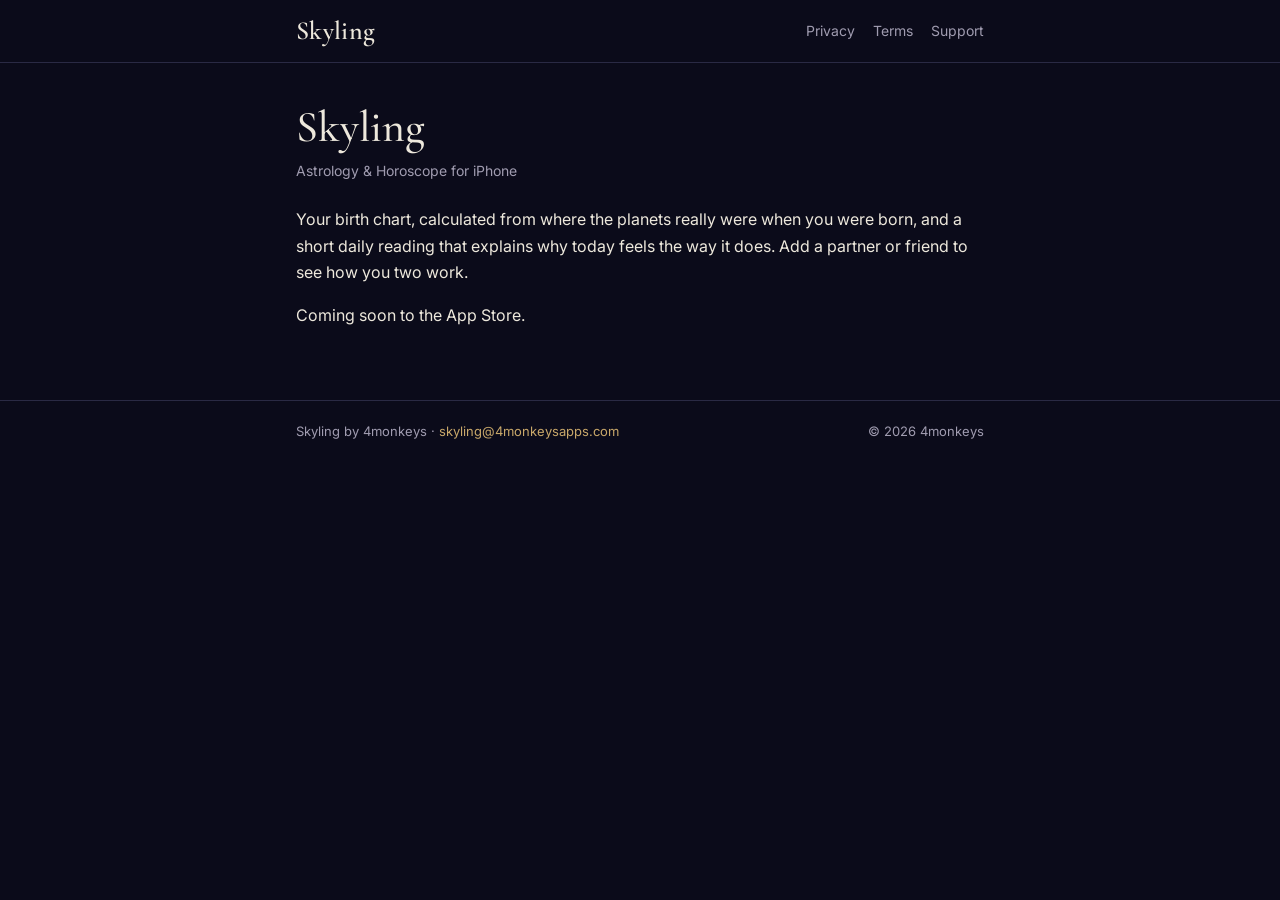
<file: index.html>
<!doctype html>
<html lang="en">
<head>
<meta charset="utf-8">
<meta name="viewport" content="width=device-width, initial-scale=1">
<title>Skyling · Astrology & Horoscope</title>
<meta name="description" content="Your birth chart and a daily reading written for you, from where the planets really are.">
<link rel="preconnect" href="https://fonts.googleapis.com">
<link rel="stylesheet" href="https://fonts.googleapis.com/css2?family=Cormorant+Garamond:wght@500;600&family=Inter:wght@400;600&display=swap">
<link rel="stylesheet" href="style.css">
</head>
<body>
<header><div class="wrap">
  <a class="brand" href="./">Skyling</a>
  <nav><a href="privacy">Privacy</a><a href="terms">Terms</a><a href="support">Support</a></nav>
</div></header>

<main><div class="wrap">
<h1>Skyling</h1>
<p class="meta">Astrology &amp; Horoscope for iPhone</p>
<p>Your birth chart, calculated from where the planets really were when you were born, and a short daily reading that explains why today feels the way it does. Add a partner or friend to see how you two work.</p>
<p>Coming soon to the App Store.</p>
</div></main>

<footer><div class="wrap">
  <span>Skyling by 4monkeys · <a href="mailto:skyling@4monkeysapps.com">skyling@4monkeysapps.com</a></span>
  <span>© 2026 4monkeys</span>
</div></footer>
</body>
</html>
</file>
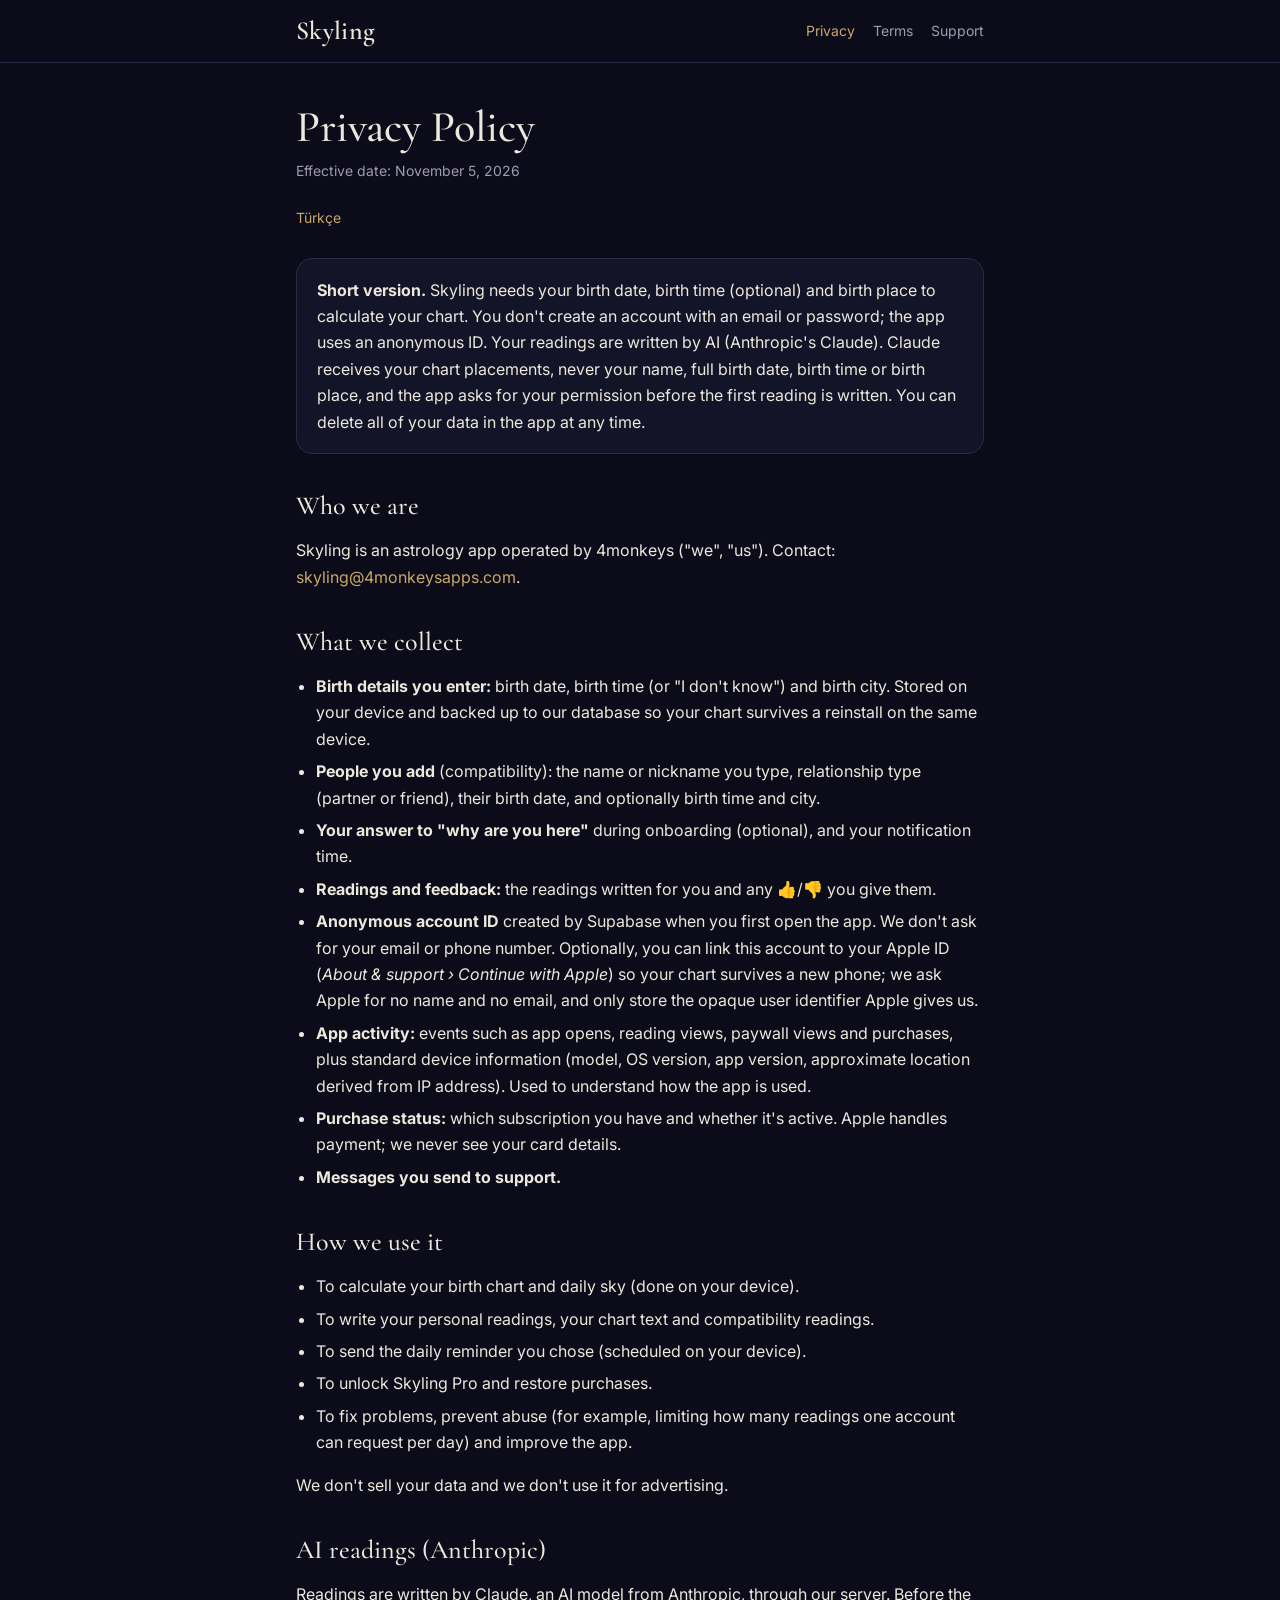
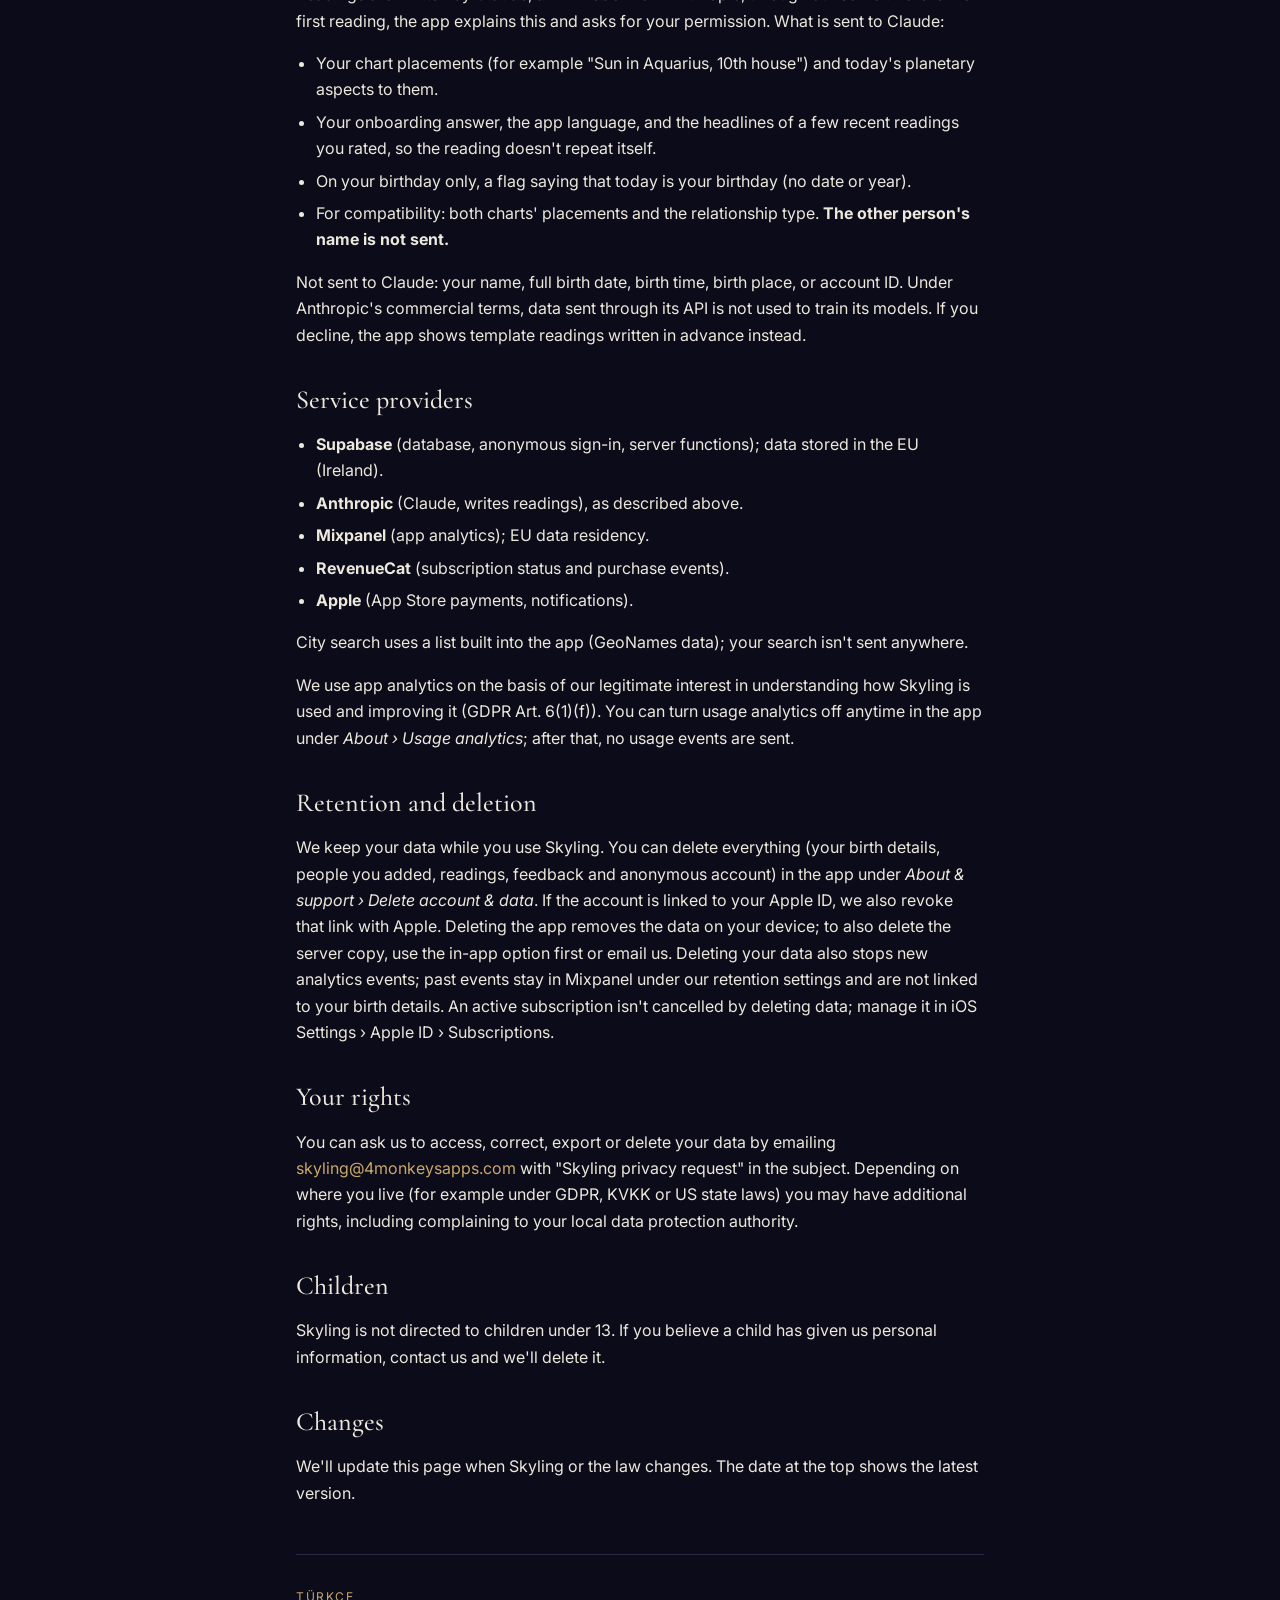
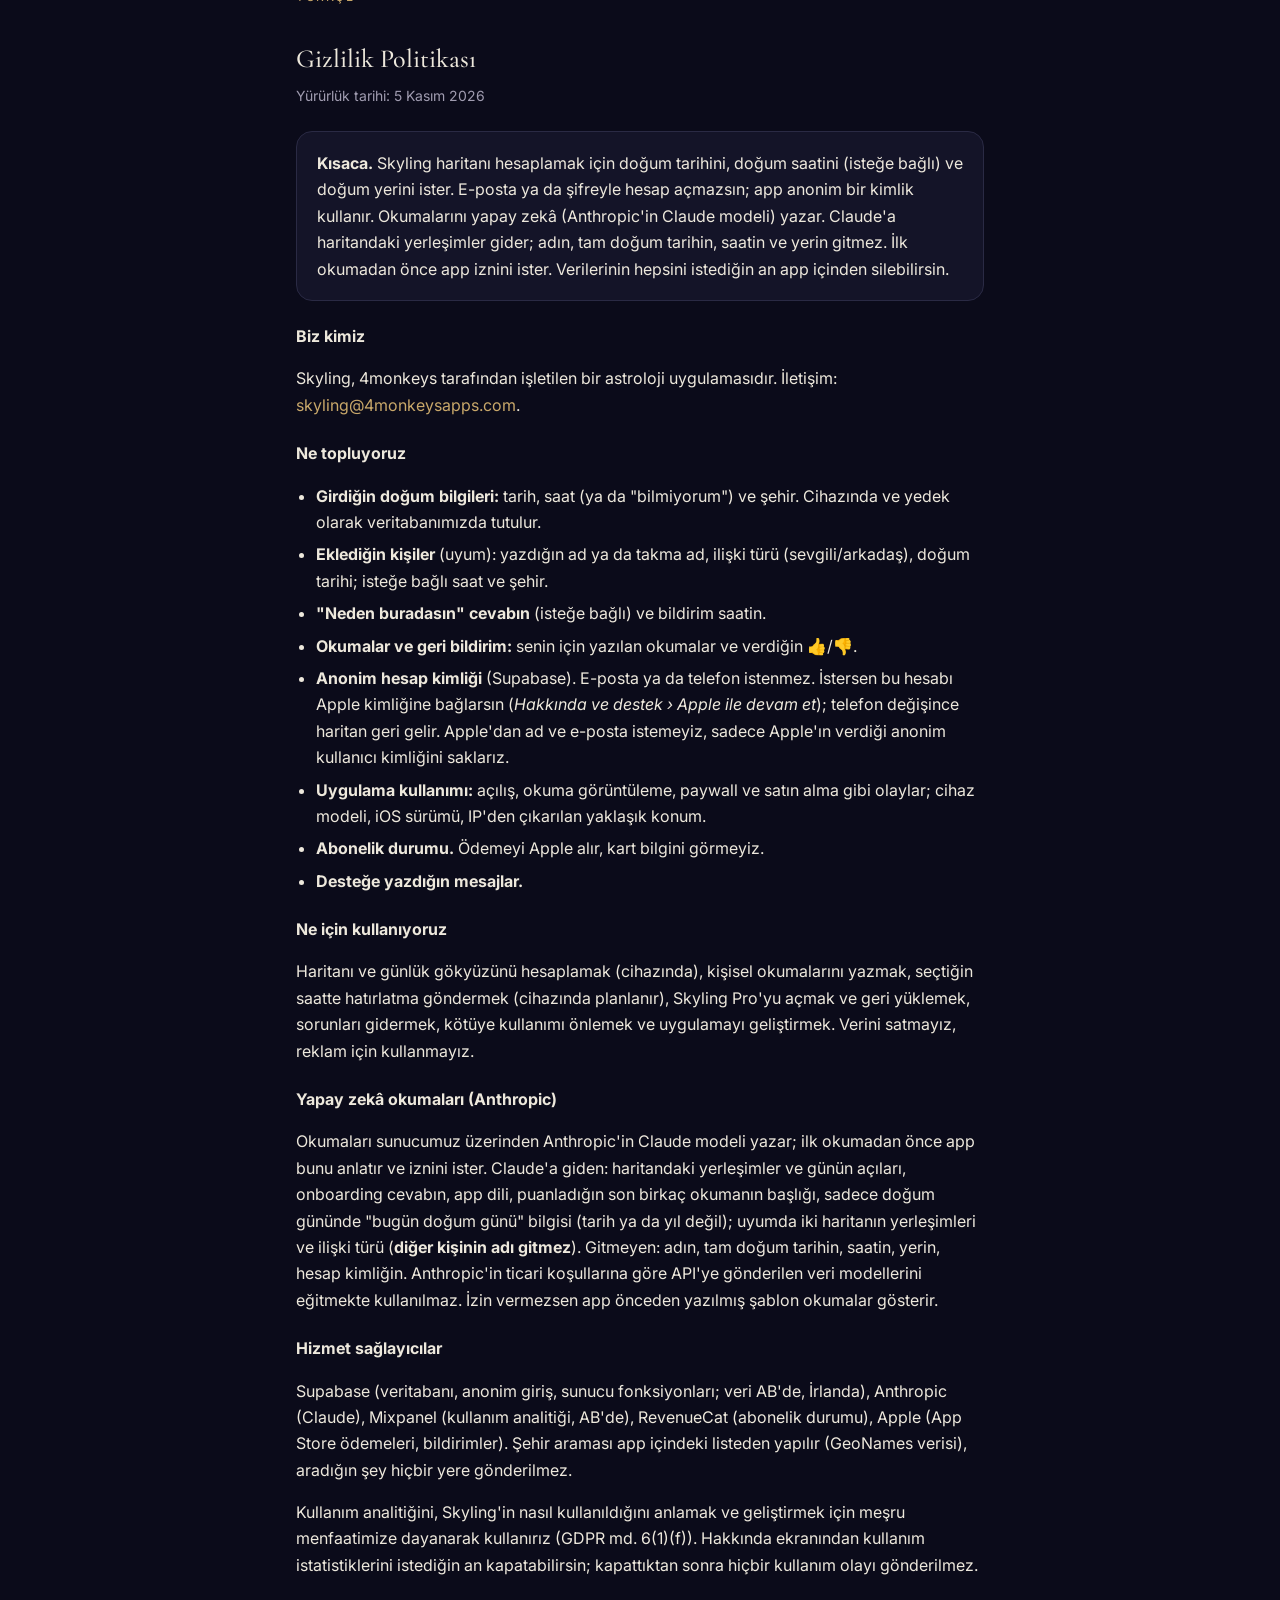
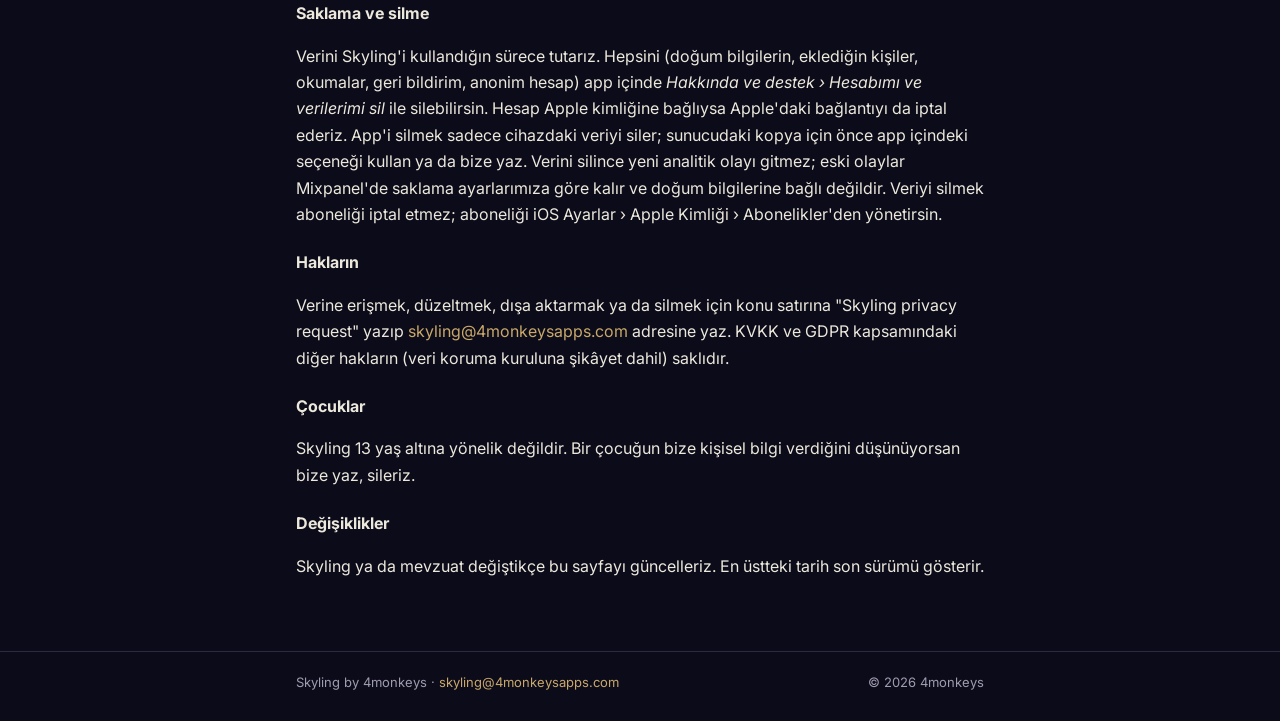
<file: privacy.html>
<!doctype html>
<html lang="en">
<head>
<meta charset="utf-8">
<meta name="viewport" content="width=device-width, initial-scale=1">
<title>Privacy Policy · Skyling</title>
<meta name="description" content="What Skyling collects, why, and who processes it.">
<link rel="preconnect" href="https://fonts.googleapis.com">
<link rel="stylesheet" href="https://fonts.googleapis.com/css2?family=Cormorant+Garamond:wght@500;600&family=Inter:wght@400;600&display=swap">
<link rel="stylesheet" href="style.css">
</head>
<body>
<header><div class="wrap">
  <a class="brand" href="./">Skyling</a>
  <nav><a href="privacy" aria-current="page">Privacy</a><a href="terms">Terms</a><a href="support">Support</a></nav>
</div></header>

<main><div class="wrap">
<h1>Privacy Policy</h1>
<p class="meta">Effective date: November 5, 2026</p>
<p class="lang"><a href="#tr">Türkçe</a></p>

<div class="box">
<p><strong>Short version.</strong> Skyling needs your birth date, birth time (optional) and birth place to calculate your chart. You don't create an account with an email or password; the app uses an anonymous ID. Your readings are written by AI (Anthropic's Claude). Claude receives your chart placements, never your name, full birth date, birth time or birth place, and the app asks for your permission before the first reading is written. You can delete all of your data in the app at any time.</p>
</div>

<h2>Who we are</h2>
<p>Skyling is an astrology app operated by 4monkeys ("we", "us"). Contact: <a href="mailto:skyling@4monkeysapps.com">skyling@4monkeysapps.com</a>.</p>

<h2>What we collect</h2>
<ul>
  <li><strong>Birth details you enter:</strong> birth date, birth time (or "I don't know") and birth city. Stored on your device and backed up to our database so your chart survives a reinstall on the same device.</li>
  <li><strong>People you add</strong> (compatibility): the name or nickname you type, relationship type (partner or friend), their birth date, and optionally birth time and city.</li>
  <li><strong>Your answer to "why are you here"</strong> during onboarding (optional), and your notification time.</li>
  <li><strong>Readings and feedback:</strong> the readings written for you and any 👍/👎 you give them.</li>
  <li><strong>Anonymous account ID</strong> created by Supabase when you first open the app. We don't ask for your email or phone number. Optionally, you can link this account to your Apple ID (<em>About &amp; support › Continue with Apple</em>) so your chart survives a new phone; we ask Apple for no name and no email, and only store the opaque user identifier Apple gives us.</li>
  <li><strong>App activity:</strong> events such as app opens, reading views, paywall views and purchases, plus standard device information (model, OS version, app version, approximate location derived from IP address). Used to understand how the app is used.</li>
  <li><strong>Purchase status:</strong> which subscription you have and whether it's active. Apple handles payment; we never see your card details.</li>
  <li><strong>Messages you send to support.</strong></li>
</ul>

<h2>How we use it</h2>
<ul>
  <li>To calculate your birth chart and daily sky (done on your device).</li>
  <li>To write your personal readings, your chart text and compatibility readings.</li>
  <li>To send the daily reminder you chose (scheduled on your device).</li>
  <li>To unlock Skyling Pro and restore purchases.</li>
  <li>To fix problems, prevent abuse (for example, limiting how many readings one account can request per day) and improve the app.</li>
</ul>
<p>We don't sell your data and we don't use it for advertising.</p>

<h2>AI readings (Anthropic)</h2>
<p>Readings are written by Claude, an AI model from Anthropic, through our server. Before the first reading, the app explains this and asks for your permission. What is sent to Claude:</p>
<ul>
  <li>Your chart placements (for example "Sun in Aquarius, 10th house") and today's planetary aspects to them.</li>
  <li>Your onboarding answer, the app language, and the headlines of a few recent readings you rated, so the reading doesn't repeat itself.</li>
  <li>On your birthday only, a flag saying that today is your birthday (no date or year).</li>
  <li>For compatibility: both charts' placements and the relationship type. <strong>The other person's name is not sent.</strong></li>
</ul>
<p>Not sent to Claude: your name, full birth date, birth time, birth place, or account ID. Under Anthropic's commercial terms, data sent through its API is not used to train its models. If you decline, the app shows template readings written in advance instead.</p>

<h2>Service providers</h2>
<ul>
  <li><strong>Supabase</strong> (database, anonymous sign-in, server functions); data stored in the EU (Ireland).</li>
  <li><strong>Anthropic</strong> (Claude, writes readings), as described above.</li>
  <li><strong>Mixpanel</strong> (app analytics); EU data residency.</li>
  <li><strong>RevenueCat</strong> (subscription status and purchase events).</li>
  <li><strong>Apple</strong> (App Store payments, notifications).</li>
</ul>
<p>City search uses a list built into the app (GeoNames data); your search isn't sent anywhere.</p>
<p>We use app analytics on the basis of our legitimate interest in understanding how Skyling is used and improving it (GDPR Art. 6(1)(f)). You can turn usage analytics off anytime in the app under <em>About › Usage analytics</em>; after that, no usage events are sent.</p>

<h2>Retention and deletion</h2>
<p>We keep your data while you use Skyling. You can delete everything (your birth details, people you added, readings, feedback and anonymous account) in the app under <em>About &amp; support › Delete account &amp; data</em>. If the account is linked to your Apple ID, we also revoke that link with Apple. Deleting the app removes the data on your device; to also delete the server copy, use the in-app option first or email us. Deleting your data also stops new analytics events; past events stay in Mixpanel under our retention settings and are not linked to your birth details. An active subscription isn't cancelled by deleting data; manage it in iOS Settings › Apple ID › Subscriptions.</p>

<h2>Your rights</h2>
<p>You can ask us to access, correct, export or delete your data by emailing <a href="mailto:skyling@4monkeysapps.com?subject=Skyling%20privacy%20request">skyling@4monkeysapps.com</a> with "Skyling privacy request" in the subject. Depending on where you live (for example under GDPR, KVKK or US state laws) you may have additional rights, including complaining to your local data protection authority.</p>

<h2>Children</h2>
<p>Skyling is not directed to children under 13. If you believe a child has given us personal information, contact us and we'll delete it.</p>

<h2>Changes</h2>
<p>We'll update this page when Skyling or the law changes. The date at the top shows the latest version.</p>

<section lang="tr">
<p class="label" id="tr">Türkçe</p>
<h2>Gizlilik Politikası</h2>
<p class="meta">Yürürlük tarihi: 5 Kasım 2026</p>

<div class="box">
<p><strong>Kısaca.</strong> Skyling haritanı hesaplamak için doğum tarihini, doğum saatini (isteğe bağlı) ve doğum yerini ister. E-posta ya da şifreyle hesap açmazsın; app anonim bir kimlik kullanır. Okumalarını yapay zekâ (Anthropic'in Claude modeli) yazar. Claude'a haritandaki yerleşimler gider; adın, tam doğum tarihin, saatin ve yerin gitmez. İlk okumadan önce app iznini ister. Verilerinin hepsini istediğin an app içinden silebilirsin.</p>
</div>

<h3>Biz kimiz</h3>
<p>Skyling, 4monkeys tarafından işletilen bir astroloji uygulamasıdır. İletişim: <a href="mailto:skyling@4monkeysapps.com">skyling@4monkeysapps.com</a>.</p>

<h3>Ne topluyoruz</h3>
<ul>
  <li><strong>Girdiğin doğum bilgileri:</strong> tarih, saat (ya da "bilmiyorum") ve şehir. Cihazında ve yedek olarak veritabanımızda tutulur.</li>
  <li><strong>Eklediğin kişiler</strong> (uyum): yazdığın ad ya da takma ad, ilişki türü (sevgili/arkadaş), doğum tarihi; isteğe bağlı saat ve şehir.</li>
  <li><strong>"Neden buradasın" cevabın</strong> (isteğe bağlı) ve bildirim saatin.</li>
  <li><strong>Okumalar ve geri bildirim:</strong> senin için yazılan okumalar ve verdiğin 👍/👎.</li>
  <li><strong>Anonim hesap kimliği</strong> (Supabase). E-posta ya da telefon istenmez. İstersen bu hesabı Apple kimliğine bağlarsın (<em>Hakkında ve destek › Apple ile devam et</em>); telefon değişince haritan geri gelir. Apple'dan ad ve e-posta istemeyiz, sadece Apple'ın verdiği anonim kullanıcı kimliğini saklarız.</li>
  <li><strong>Uygulama kullanımı:</strong> açılış, okuma görüntüleme, paywall ve satın alma gibi olaylar; cihaz modeli, iOS sürümü, IP'den çıkarılan yaklaşık konum.</li>
  <li><strong>Abonelik durumu.</strong> Ödemeyi Apple alır, kart bilgini görmeyiz.</li>
  <li><strong>Desteğe yazdığın mesajlar.</strong></li>
</ul>

<h3>Ne için kullanıyoruz</h3>
<p>Haritanı ve günlük gökyüzünü hesaplamak (cihazında), kişisel okumalarını yazmak, seçtiğin saatte hatırlatma göndermek (cihazında planlanır), Skyling Pro'yu açmak ve geri yüklemek, sorunları gidermek, kötüye kullanımı önlemek ve uygulamayı geliştirmek. Verini satmayız, reklam için kullanmayız.</p>

<h3>Yapay zekâ okumaları (Anthropic)</h3>
<p>Okumaları sunucumuz üzerinden Anthropic'in Claude modeli yazar; ilk okumadan önce app bunu anlatır ve iznini ister. Claude'a giden: haritandaki yerleşimler ve günün açıları, onboarding cevabın, app dili, puanladığın son birkaç okumanın başlığı, sadece doğum gününde "bugün doğum günü" bilgisi (tarih ya da yıl değil); uyumda iki haritanın yerleşimleri ve ilişki türü (<strong>diğer kişinin adı gitmez</strong>). Gitmeyen: adın, tam doğum tarihin, saatin, yerin, hesap kimliğin. Anthropic'in ticari koşullarına göre API'ye gönderilen veri modellerini eğitmekte kullanılmaz. İzin vermezsen app önceden yazılmış şablon okumalar gösterir.</p>

<h3>Hizmet sağlayıcılar</h3>
<p>Supabase (veritabanı, anonim giriş, sunucu fonksiyonları; veri AB'de, İrlanda), Anthropic (Claude), Mixpanel (kullanım analitiği, AB'de), RevenueCat (abonelik durumu), Apple (App Store ödemeleri, bildirimler). Şehir araması app içindeki listeden yapılır (GeoNames verisi), aradığın şey hiçbir yere gönderilmez.</p>
<p>Kullanım analitiğini, Skyling'in nasıl kullanıldığını anlamak ve geliştirmek için meşru menfaatimize dayanarak kullanırız (GDPR md. 6(1)(f)). Hakkında ekranından kullanım istatistiklerini istediğin an kapatabilirsin; kapattıktan sonra hiçbir kullanım olayı gönderilmez.</p>

<h3>Saklama ve silme</h3>
<p>Verini Skyling'i kullandığın sürece tutarız. Hepsini (doğum bilgilerin, eklediğin kişiler, okumalar, geri bildirim, anonim hesap) app içinde <em>Hakkında ve destek › Hesabımı ve verilerimi sil</em> ile silebilirsin. Hesap Apple kimliğine bağlıysa Apple'daki bağlantıyı da iptal ederiz. App'i silmek sadece cihazdaki veriyi siler; sunucudaki kopya için önce app içindeki seçeneği kullan ya da bize yaz. Verini silince yeni analitik olayı gitmez; eski olaylar Mixpanel'de saklama ayarlarımıza göre kalır ve doğum bilgilerine bağlı değildir. Veriyi silmek aboneliği iptal etmez; aboneliği iOS Ayarlar › Apple Kimliği › Abonelikler'den yönetirsin.</p>

<h3>Hakların</h3>
<p>Verine erişmek, düzeltmek, dışa aktarmak ya da silmek için konu satırına "Skyling privacy request" yazıp <a href="mailto:skyling@4monkeysapps.com?subject=Skyling%20privacy%20request">skyling@4monkeysapps.com</a> adresine yaz. KVKK ve GDPR kapsamındaki diğer hakların (veri koruma kuruluna şikâyet dahil) saklıdır.</p>

<h3>Çocuklar</h3>
<p>Skyling 13 yaş altına yönelik değildir. Bir çocuğun bize kişisel bilgi verdiğini düşünüyorsan bize yaz, sileriz.</p>

<h3>Değişiklikler</h3>
<p>Skyling ya da mevzuat değiştikçe bu sayfayı güncelleriz. En üstteki tarih son sürümü gösterir.</p>
</section>
</div></main>

<footer><div class="wrap">
  <span>Skyling by 4monkeys · <a href="mailto:skyling@4monkeysapps.com">skyling@4monkeysapps.com</a></span>
  <span>© 2026 4monkeys</span>
</div></footer>
</body>
</html>
</file>
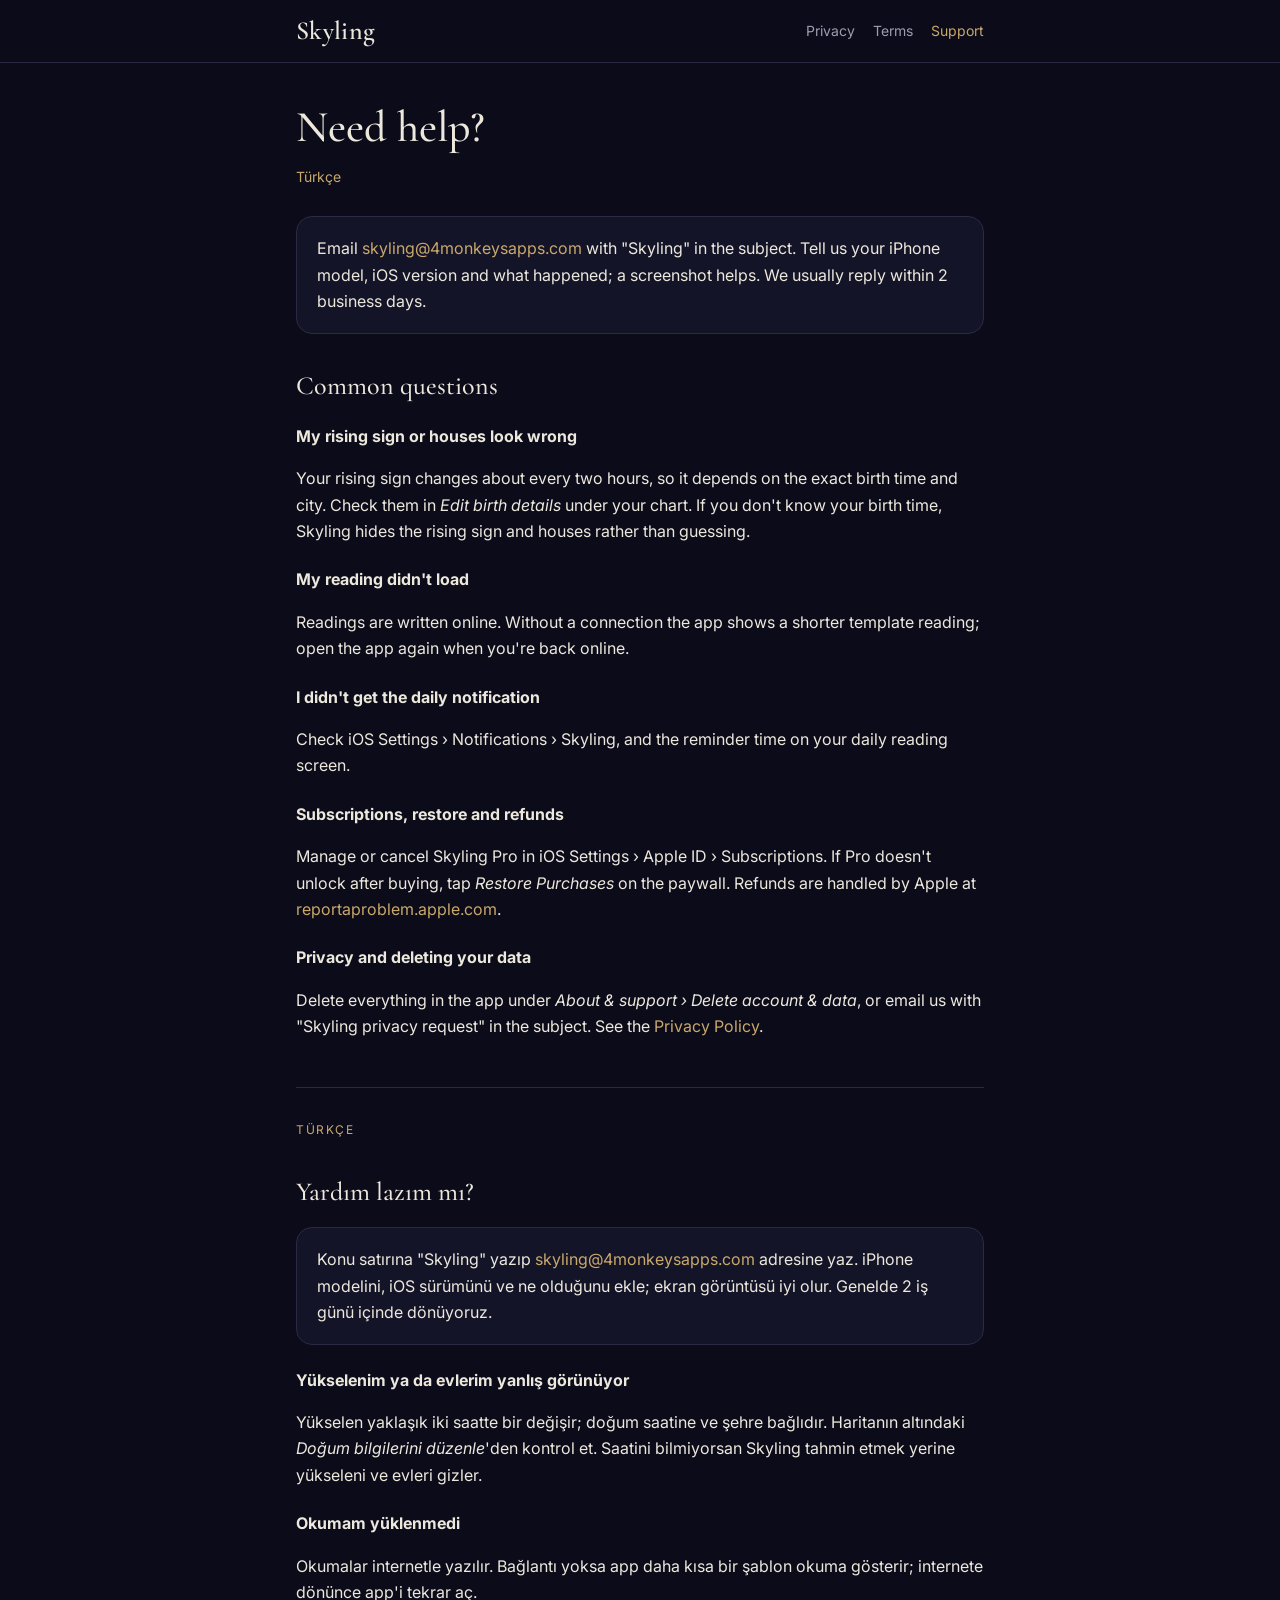
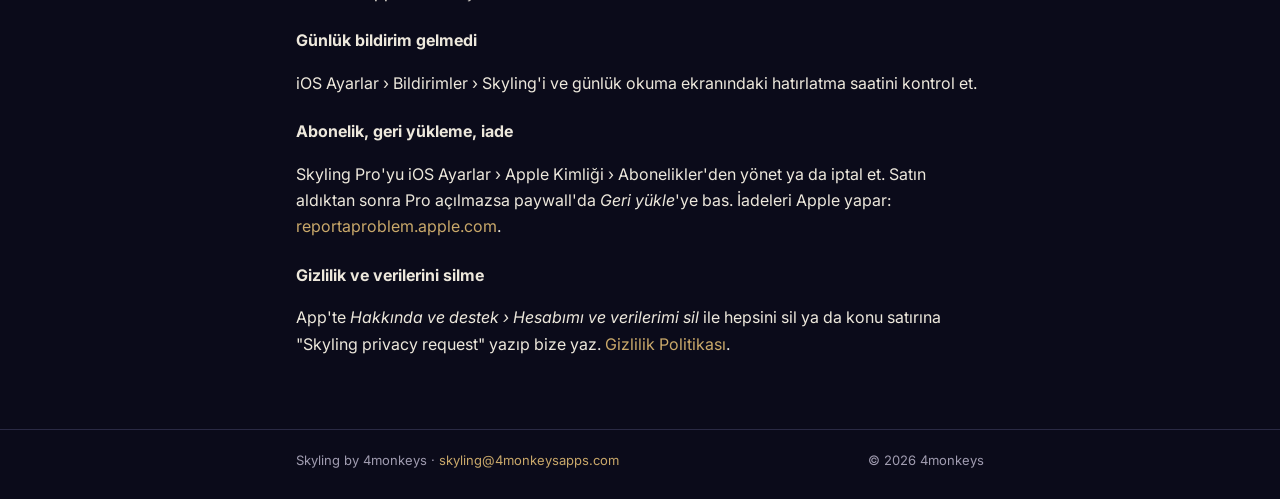
<file: support.html>
<!doctype html>
<html lang="en">
<head>
<meta charset="utf-8">
<meta name="viewport" content="width=device-width, initial-scale=1">
<title>Support · Skyling</title>
<meta name="description" content="Get help with Skyling: readings, your chart, subscriptions and privacy requests.">
<link rel="preconnect" href="https://fonts.googleapis.com">
<link rel="stylesheet" href="https://fonts.googleapis.com/css2?family=Cormorant+Garamond:wght@500;600&family=Inter:wght@400;600&display=swap">
<link rel="stylesheet" href="style.css">
</head>
<body>
<header><div class="wrap">
  <a class="brand" href="./">Skyling</a>
  <nav><a href="privacy">Privacy</a><a href="terms">Terms</a><a href="support" aria-current="page">Support</a></nav>
</div></header>

<main><div class="wrap">
<h1>Need help?</h1>
<p class="lang"><a href="#tr">Türkçe</a></p>

<div class="box">
<p>Email <a href="mailto:skyling@4monkeysapps.com?subject=Skyling%20support">skyling@4monkeysapps.com</a> with "Skyling" in the subject. Tell us your iPhone model, iOS version and what happened; a screenshot helps. We usually reply within 2 business days.</p>
</div>

<h2>Common questions</h2>
<h3>My rising sign or houses look wrong</h3>
<p>Your rising sign changes about every two hours, so it depends on the exact birth time and city. Check them in <em>Edit birth details</em> under your chart. If you don't know your birth time, Skyling hides the rising sign and houses rather than guessing.</p>
<h3>My reading didn't load</h3>
<p>Readings are written online. Without a connection the app shows a shorter template reading; open the app again when you're back online.</p>
<h3>I didn't get the daily notification</h3>
<p>Check iOS Settings › Notifications › Skyling, and the reminder time on your daily reading screen.</p>
<h3>Subscriptions, restore and refunds</h3>
<p>Manage or cancel Skyling Pro in iOS Settings › Apple ID › Subscriptions. If Pro doesn't unlock after buying, tap <em>Restore Purchases</em> on the paywall. Refunds are handled by Apple at <a href="https://reportaproblem.apple.com">reportaproblem.apple.com</a>.</p>
<h3>Privacy and deleting your data</h3>
<p>Delete everything in the app under <em>About &amp; support › Delete account &amp; data</em>, or email us with "Skyling privacy request" in the subject. See the <a href="privacy">Privacy Policy</a>.</p>

<section lang="tr">
<p class="label" id="tr">Türkçe</p>
<h2>Yardım lazım mı?</h2>
<div class="box">
<p>Konu satırına "Skyling" yazıp <a href="mailto:skyling@4monkeysapps.com?subject=Skyling%20destek">skyling@4monkeysapps.com</a> adresine yaz. iPhone modelini, iOS sürümünü ve ne olduğunu ekle; ekran görüntüsü iyi olur. Genelde 2 iş günü içinde dönüyoruz.</p>
</div>
<h3>Yükselenim ya da evlerim yanlış görünüyor</h3>
<p>Yükselen yaklaşık iki saatte bir değişir; doğum saatine ve şehre bağlıdır. Haritanın altındaki <em>Doğum bilgilerini düzenle</em>'den kontrol et. Saatini bilmiyorsan Skyling tahmin etmek yerine yükseleni ve evleri gizler.</p>
<h3>Okumam yüklenmedi</h3>
<p>Okumalar internetle yazılır. Bağlantı yoksa app daha kısa bir şablon okuma gösterir; internete dönünce app'i tekrar aç.</p>
<h3>Günlük bildirim gelmedi</h3>
<p>iOS Ayarlar › Bildirimler › Skyling'i ve günlük okuma ekranındaki hatırlatma saatini kontrol et.</p>
<h3>Abonelik, geri yükleme, iade</h3>
<p>Skyling Pro'yu iOS Ayarlar › Apple Kimliği › Abonelikler'den yönet ya da iptal et. Satın aldıktan sonra Pro açılmazsa paywall'da <em>Geri yükle</em>'ye bas. İadeleri Apple yapar: <a href="https://reportaproblem.apple.com">reportaproblem.apple.com</a>.</p>
<h3>Gizlilik ve verilerini silme</h3>
<p>App'te <em>Hakkında ve destek › Hesabımı ve verilerimi sil</em> ile hepsini sil ya da konu satırına "Skyling privacy request" yazıp bize yaz. <a href="privacy#tr">Gizlilik Politikası</a>.</p>
</section>
</div></main>

<footer><div class="wrap">
  <span>Skyling by 4monkeys · <a href="mailto:skyling@4monkeysapps.com">skyling@4monkeysapps.com</a></span>
  <span>© 2026 4monkeys</span>
</div></footer>
</body>
</html>
</file>
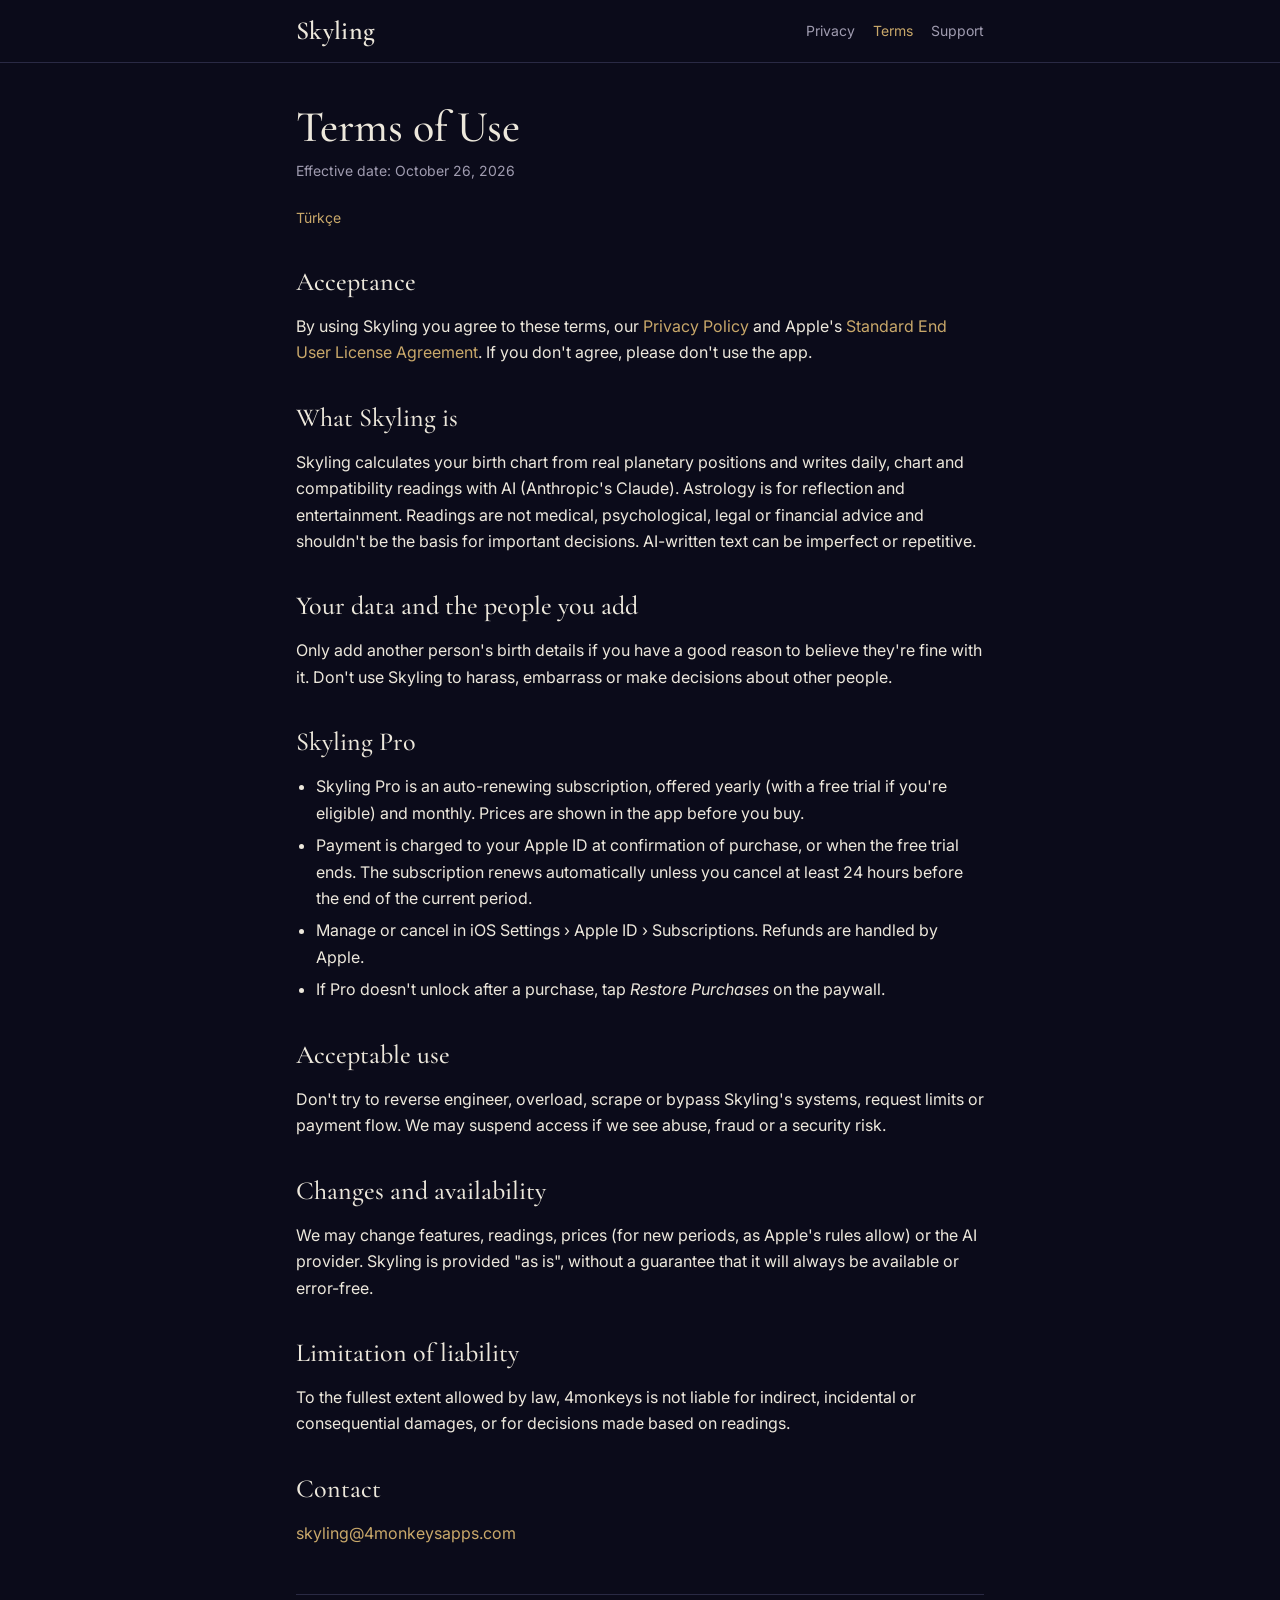
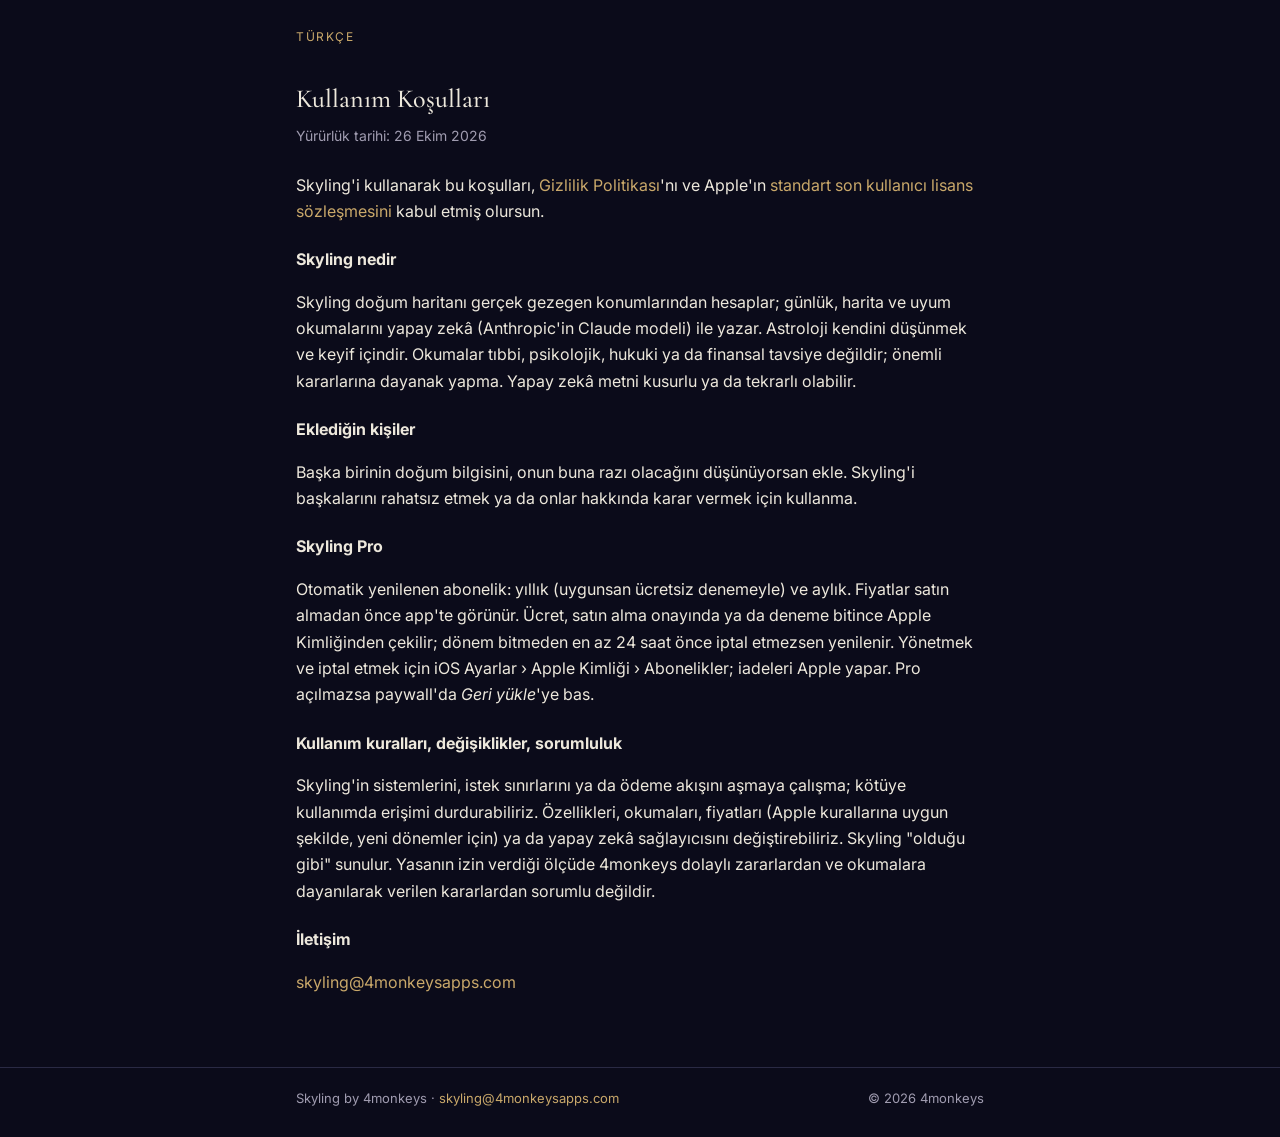
<file: terms.html>
<!doctype html>
<html lang="en">
<head>
<meta charset="utf-8">
<meta name="viewport" content="width=device-width, initial-scale=1">
<title>Terms of Use · Skyling</title>
<meta name="description" content="The terms for using Skyling and Skyling Pro.">
<link rel="preconnect" href="https://fonts.googleapis.com">
<link rel="stylesheet" href="https://fonts.googleapis.com/css2?family=Cormorant+Garamond:wght@500;600&family=Inter:wght@400;600&display=swap">
<link rel="stylesheet" href="style.css">
</head>
<body>
<header><div class="wrap">
  <a class="brand" href="./">Skyling</a>
  <nav><a href="privacy">Privacy</a><a href="terms" aria-current="page">Terms</a><a href="support">Support</a></nav>
</div></header>

<main><div class="wrap">
<h1>Terms of Use</h1>
<p class="meta">Effective date: October 26, 2026</p>
<p class="lang"><a href="#tr">Türkçe</a></p>

<h2>Acceptance</h2>
<p>By using Skyling you agree to these terms, our <a href="privacy">Privacy Policy</a> and Apple's <a href="https://www.apple.com/legal/internet-services/itunes/dev/stdeula/">Standard End User License Agreement</a>. If you don't agree, please don't use the app.</p>

<h2>What Skyling is</h2>
<p>Skyling calculates your birth chart from real planetary positions and writes daily, chart and compatibility readings with AI (Anthropic's Claude). Astrology is for reflection and entertainment. Readings are not medical, psychological, legal or financial advice and shouldn't be the basis for important decisions. AI-written text can be imperfect or repetitive.</p>

<h2>Your data and the people you add</h2>
<p>Only add another person's birth details if you have a good reason to believe they're fine with it. Don't use Skyling to harass, embarrass or make decisions about other people.</p>

<h2>Skyling Pro</h2>
<ul>
  <li>Skyling Pro is an auto-renewing subscription, offered yearly (with a free trial if you're eligible) and monthly. Prices are shown in the app before you buy.</li>
  <li>Payment is charged to your Apple ID at confirmation of purchase, or when the free trial ends. The subscription renews automatically unless you cancel at least 24 hours before the end of the current period.</li>
  <li>Manage or cancel in iOS Settings › Apple ID › Subscriptions. Refunds are handled by Apple.</li>
  <li>If Pro doesn't unlock after a purchase, tap <em>Restore Purchases</em> on the paywall.</li>
</ul>

<h2>Acceptable use</h2>
<p>Don't try to reverse engineer, overload, scrape or bypass Skyling's systems, request limits or payment flow. We may suspend access if we see abuse, fraud or a security risk.</p>

<h2>Changes and availability</h2>
<p>We may change features, readings, prices (for new periods, as Apple's rules allow) or the AI provider. Skyling is provided "as is", without a guarantee that it will always be available or error-free.</p>

<h2>Limitation of liability</h2>
<p>To the fullest extent allowed by law, 4monkeys is not liable for indirect, incidental or consequential damages, or for decisions made based on readings.</p>

<h2>Contact</h2>
<p><a href="mailto:skyling@4monkeysapps.com">skyling@4monkeysapps.com</a></p>

<section lang="tr">
<p class="label" id="tr">Türkçe</p>
<h2>Kullanım Koşulları</h2>
<p class="meta">Yürürlük tarihi: 26 Ekim 2026</p>
<p>Skyling'i kullanarak bu koşulları, <a href="privacy#tr">Gizlilik Politikası</a>'nı ve Apple'ın <a href="https://www.apple.com/legal/internet-services/itunes/dev/stdeula/">standart son kullanıcı lisans sözleşmesini</a> kabul etmiş olursun.</p>
<h3>Skyling nedir</h3>
<p>Skyling doğum haritanı gerçek gezegen konumlarından hesaplar; günlük, harita ve uyum okumalarını yapay zekâ (Anthropic'in Claude modeli) ile yazar. Astroloji kendini düşünmek ve keyif içindir. Okumalar tıbbi, psikolojik, hukuki ya da finansal tavsiye değildir; önemli kararlarına dayanak yapma. Yapay zekâ metni kusurlu ya da tekrarlı olabilir.</p>
<h3>Eklediğin kişiler</h3>
<p>Başka birinin doğum bilgisini, onun buna razı olacağını düşünüyorsan ekle. Skyling'i başkalarını rahatsız etmek ya da onlar hakkında karar vermek için kullanma.</p>
<h3>Skyling Pro</h3>
<p>Otomatik yenilenen abonelik: yıllık (uygunsan ücretsiz denemeyle) ve aylık. Fiyatlar satın almadan önce app'te görünür. Ücret, satın alma onayında ya da deneme bitince Apple Kimliğinden çekilir; dönem bitmeden en az 24 saat önce iptal etmezsen yenilenir. Yönetmek ve iptal etmek için iOS Ayarlar › Apple Kimliği › Abonelikler; iadeleri Apple yapar. Pro açılmazsa paywall'da <em>Geri yükle</em>'ye bas.</p>
<h3>Kullanım kuralları, değişiklikler, sorumluluk</h3>
<p>Skyling'in sistemlerini, istek sınırlarını ya da ödeme akışını aşmaya çalışma; kötüye kullanımda erişimi durdurabiliriz. Özellikleri, okumaları, fiyatları (Apple kurallarına uygun şekilde, yeni dönemler için) ya da yapay zekâ sağlayıcısını değiştirebiliriz. Skyling "olduğu gibi" sunulur. Yasanın izin verdiği ölçüde 4monkeys dolaylı zararlardan ve okumalara dayanılarak verilen kararlardan sorumlu değildir.</p>
<h3>İletişim</h3>
<p><a href="mailto:skyling@4monkeysapps.com">skyling@4monkeysapps.com</a></p>
</section>
</div></main>

<footer><div class="wrap">
  <span>Skyling by 4monkeys · <a href="mailto:skyling@4monkeysapps.com">skyling@4monkeysapps.com</a></span>
  <span>© 2026 4monkeys</span>
</div></footer>
</body>
</html>
</file>
<file: style.css>
/* Skyling web sayfaları (gizlilik, koşullar, destek): app'in "Gece mürekkebi" teması. Statik, JS yok. */
:root {
  --bg: #0B0B1A;
  --card: #141428;
  --line: #2A2A44;
  --text: #EDE8DC;
  --muted: #A09CB0;
  --accent: #C9A86A;
}
* { box-sizing: border-box; }
html { -webkit-text-size-adjust: 100%; }
body {
  margin: 0;
  background: var(--bg);
  color: var(--text);
  font: 16px/1.65 "Inter", -apple-system, BlinkMacSystemFont, "Segoe UI", sans-serif;
}
a { color: var(--accent); text-decoration: none; }
a:hover { text-decoration: underline; }
.wrap { max-width: 720px; margin: 0 auto; padding: 0 16px; }
header { border-bottom: 1px solid var(--line); }
header .wrap { display: flex; align-items: center; justify-content: space-between; gap: 16px; padding-top: 18px; padding-bottom: 18px; flex-wrap: wrap; }
.brand { font: 600 26px/1 "Cormorant Garamond", Georgia, serif; color: var(--text); letter-spacing: 0.3px; }
nav { display: flex; gap: 18px; font-size: 14px; }
nav a { color: var(--muted); }
nav a[aria-current="page"] { color: var(--accent); }
main { padding: 40px 0 56px; }
h1 { font: 500 44px/1.1 "Cormorant Garamond", Georgia, serif; margin: 0 0 8px; }
h2 { font: 500 26px/1.2 "Cormorant Garamond", Georgia, serif; margin: 36px 0 10px; }
h3 { font-size: 16px; margin: 22px 0 6px; }
.meta { color: var(--muted); font-size: 14px; margin: 0 0 24px; }
.lang { font-size: 14px; margin-bottom: 28px; }
.box { background: var(--card); border: 1px solid var(--line); border-radius: 16px; padding: 18px 20px; margin: 20px 0; }
.box p:first-child { margin-top: 0; }
.box p:last-child { margin-bottom: 0; }
ul { padding-left: 20px; }
li { margin: 6px 0; }
.label { font-size: 12px; letter-spacing: 1.6px; color: var(--accent); text-transform: uppercase; margin: 48px 0 0; padding-top: 32px; border-top: 1px solid var(--line); }
footer { border-top: 1px solid var(--line); color: var(--muted); font-size: 13px; }
footer .wrap { padding-top: 20px; padding-bottom: 28px; display: flex; gap: 16px; flex-wrap: wrap; justify-content: space-between; }
@media (max-width: 480px) { h1 { font-size: 36px; } }
</file>
